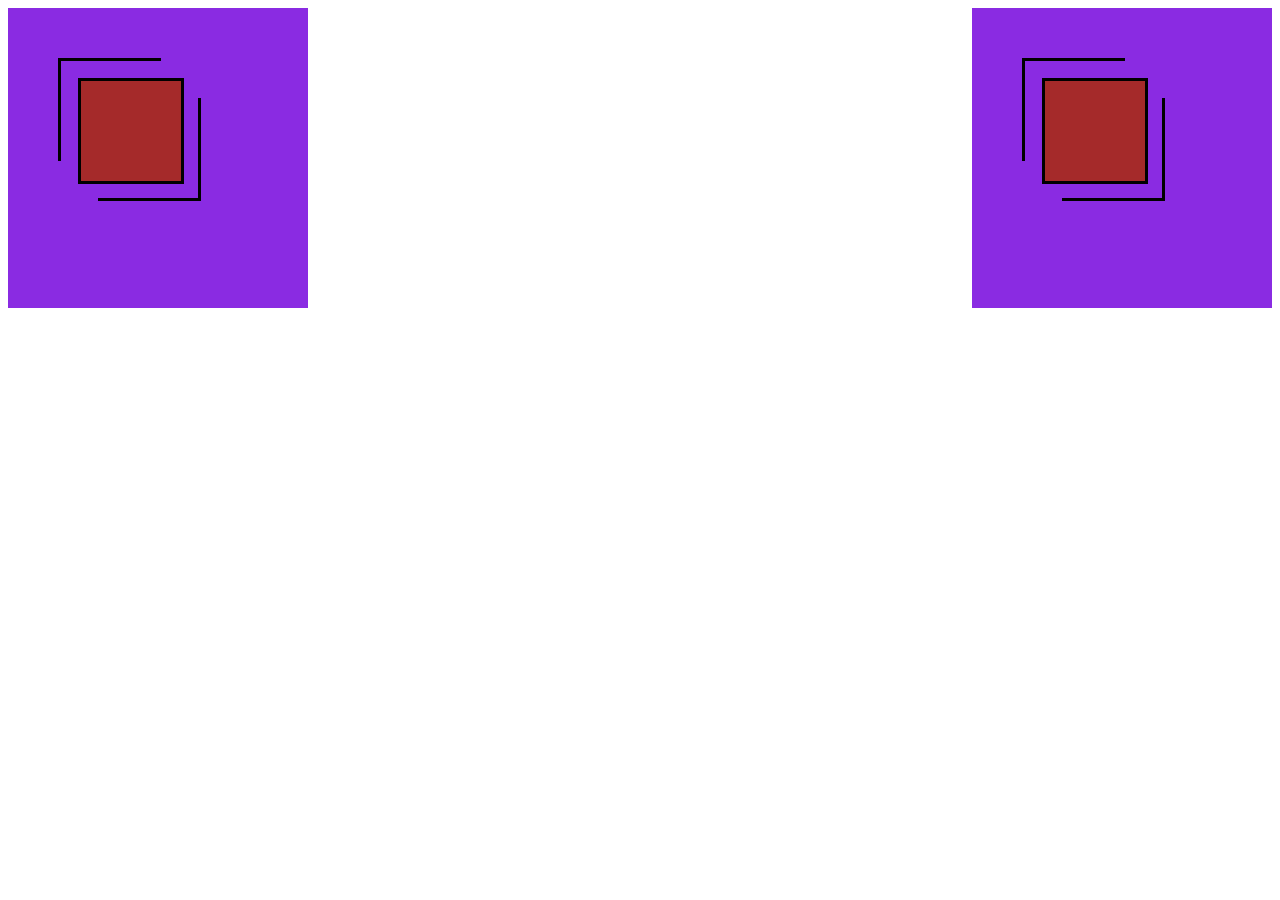
<file: index.html>
<!DOCTYPE html>
<html lang="en">
<head>
    <meta charset="UTF-8">
    <meta http-equiv="X-UA-Compatible" content="IE=edge">
    <meta name="viewport" content="width=device-width, initial-scale=1.0">
    <title>Document</title>
    <link rel="stylesheet" href="./style.css">
</head>
<body>
   <div class="main">
    <div class="block1">
        <div class="box1"></div>
        <div class="box2"></div>
        <div class="box3"></div>
    </div>
    <div class="block2">
        <div class="box1"></div>
        <div class="box2"></div>
        <div class="box3"></div>
    </div>
   </div>
</body>
</html>
</file>
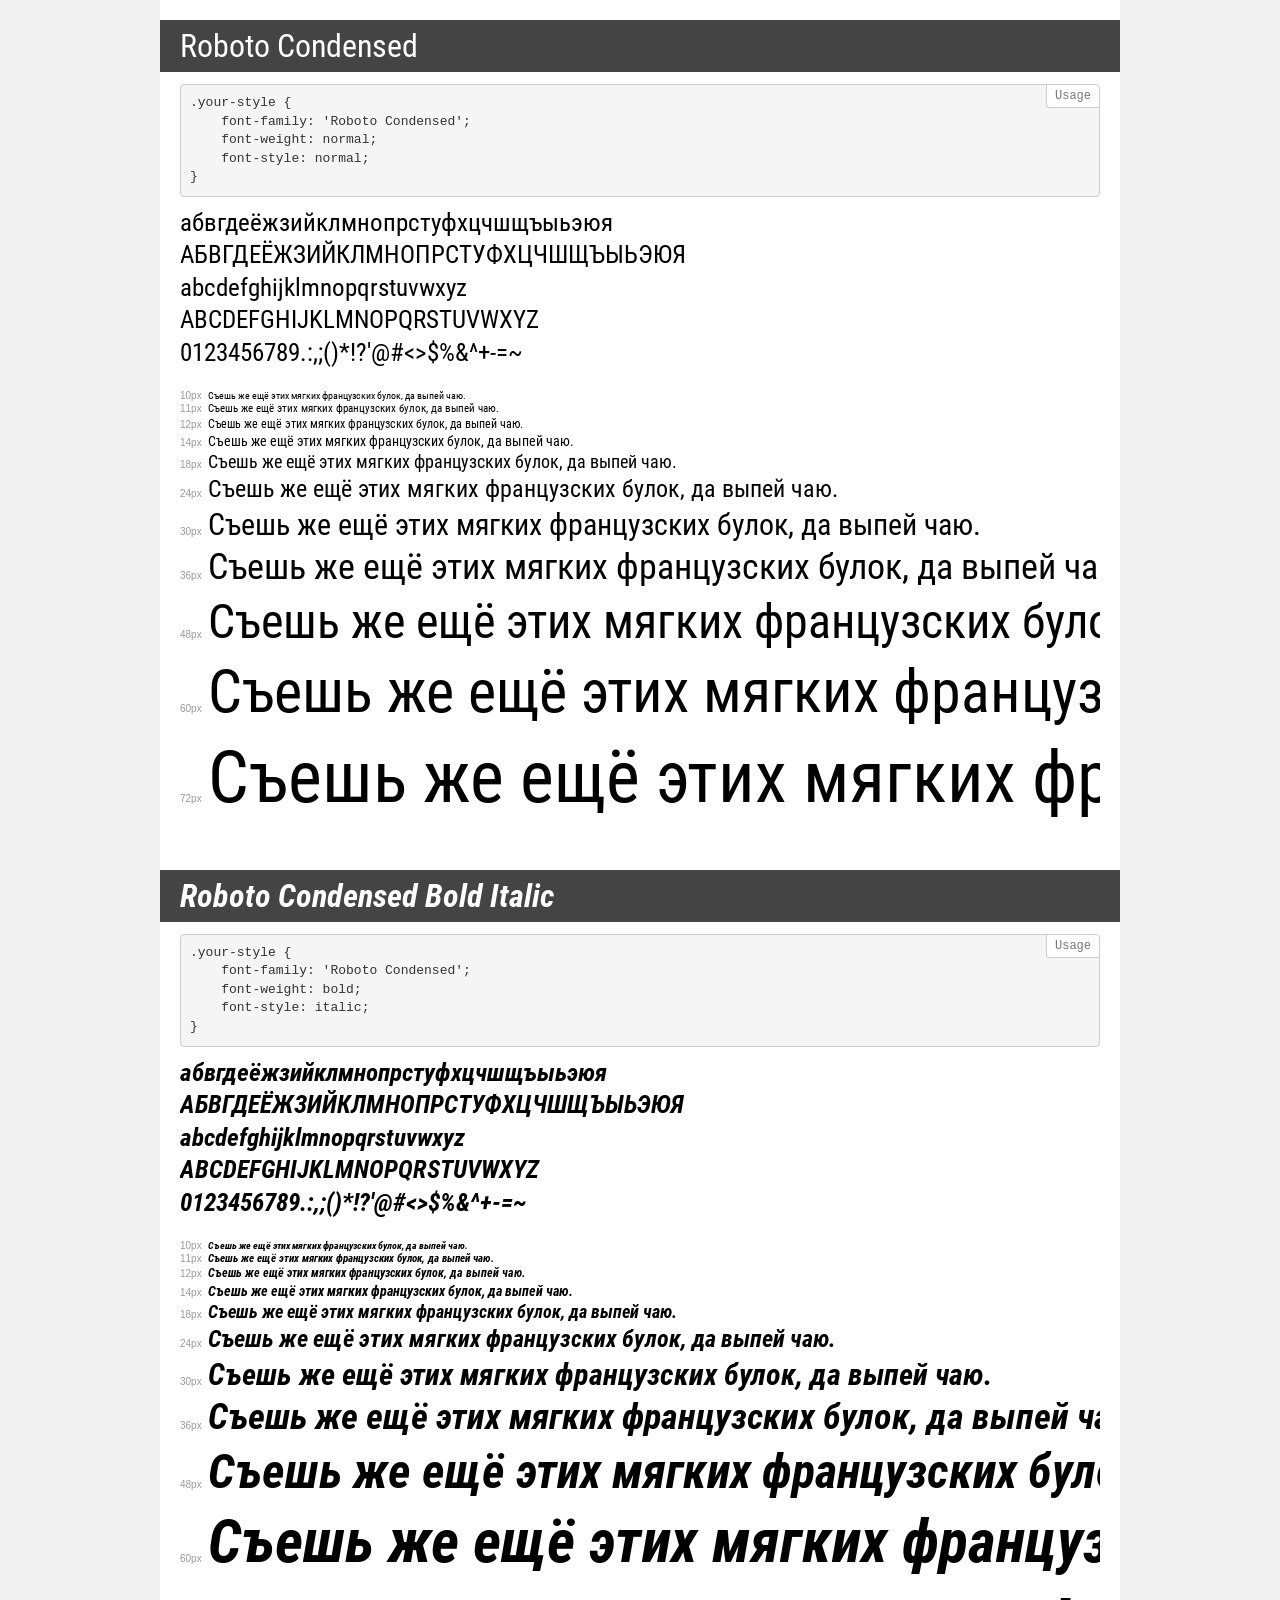
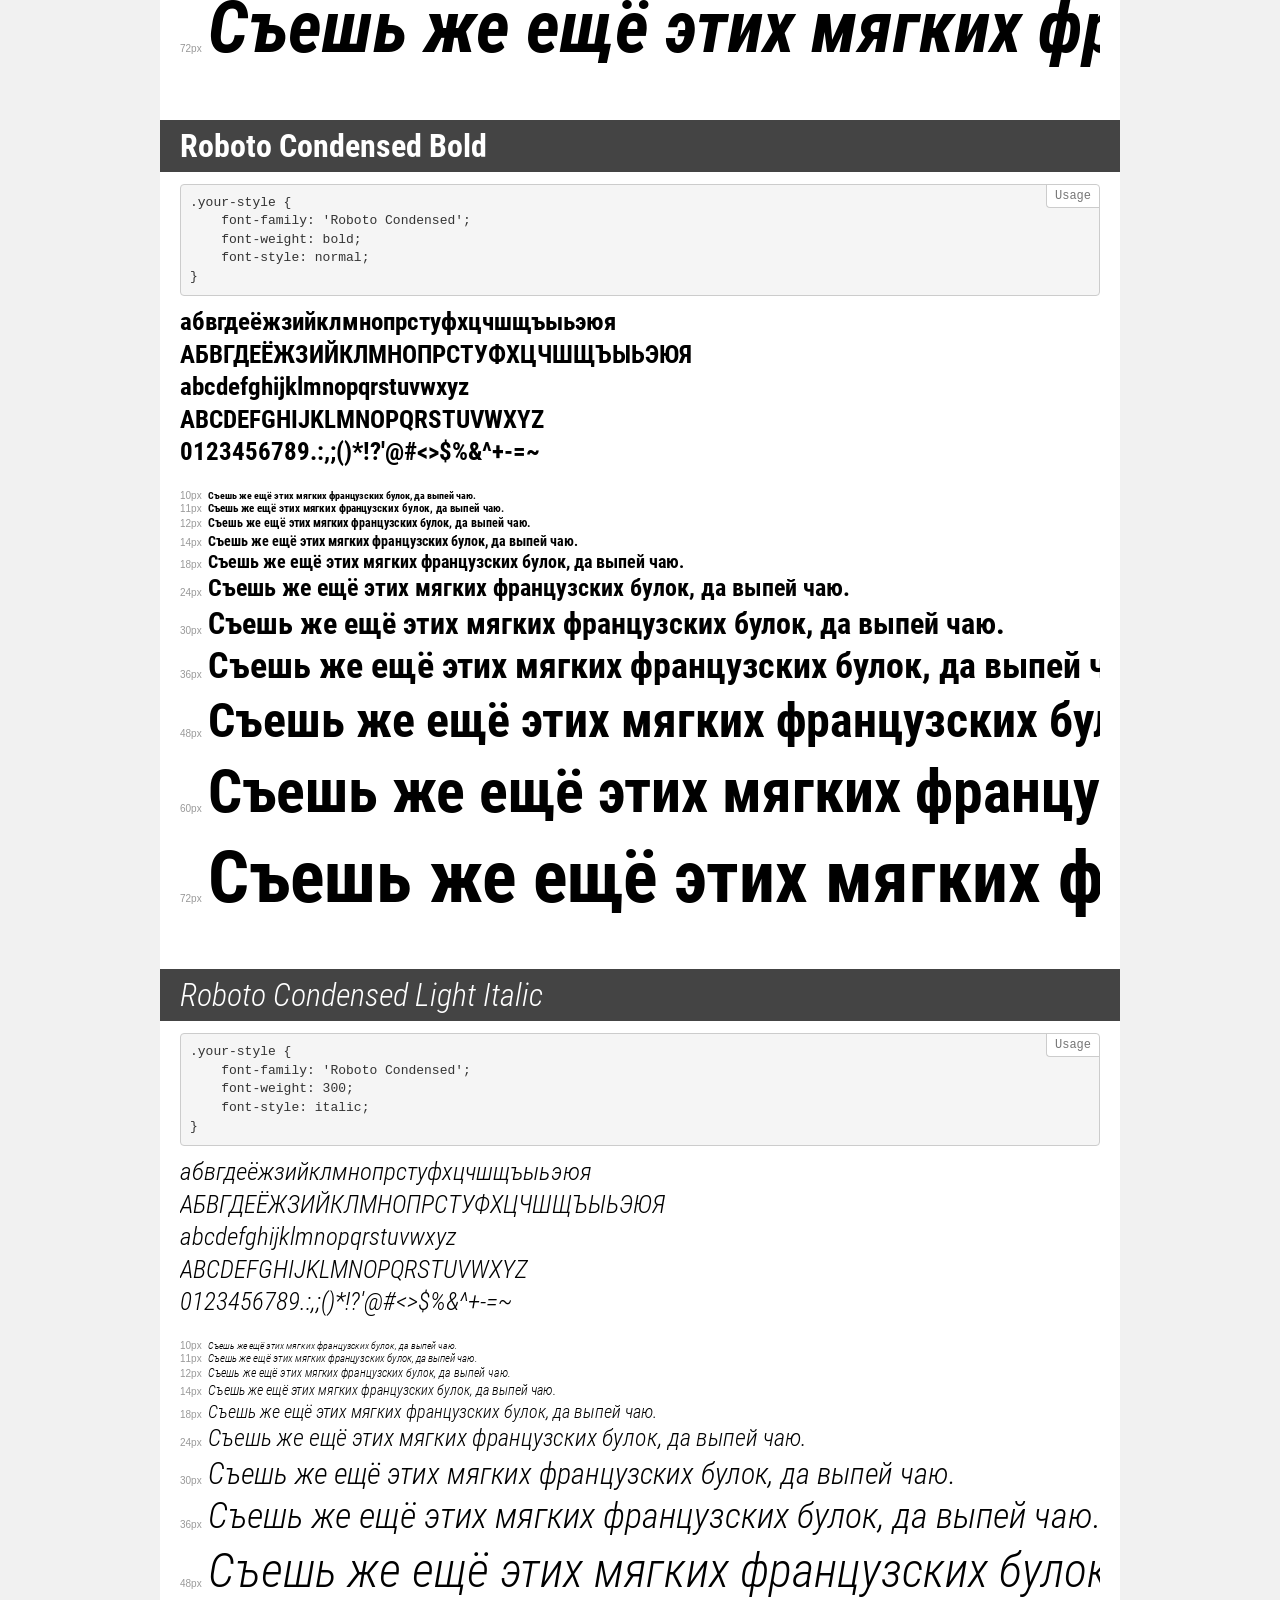
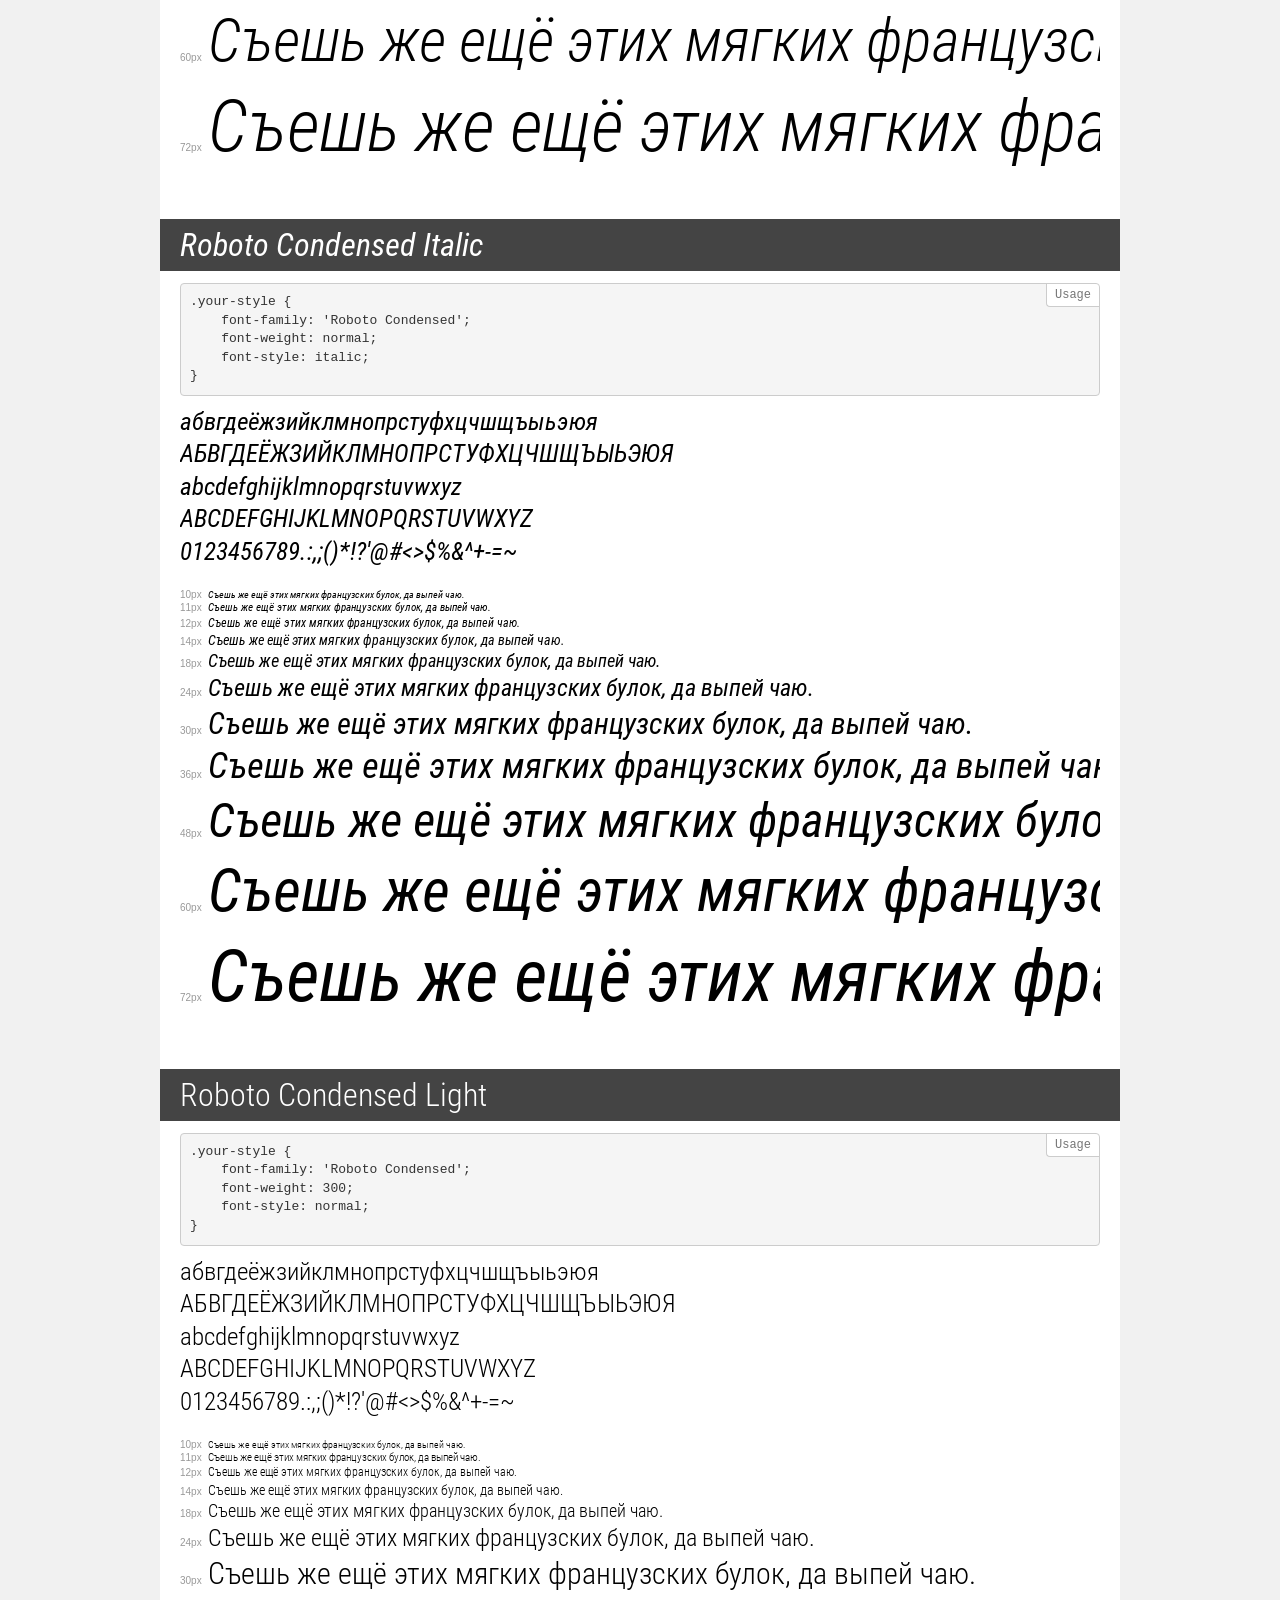
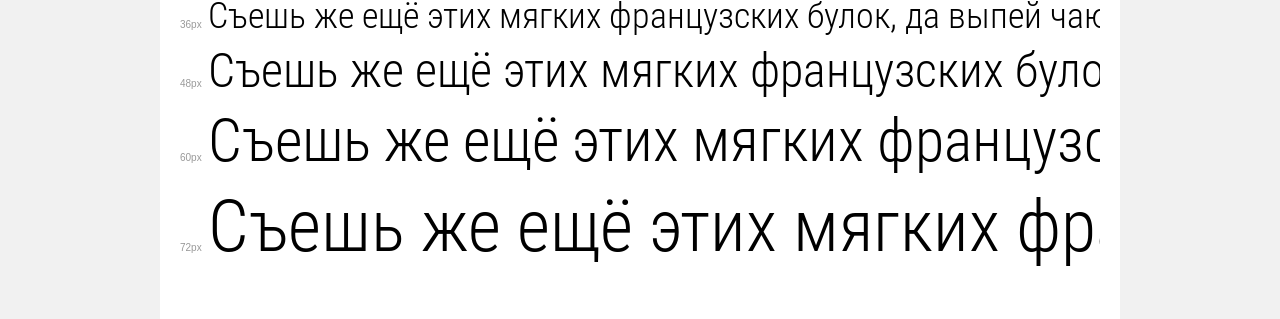
<file: projectAbout/src/font/demo.html>
<!DOCTYPE html>
<html>
<head>
    <meta charset="utf-8">
    <meta http-equiv="X-UA-Compatible" content="IE=edge">
    <meta name="viewport" content="width=device-width, initial-scale=1">
    <meta name="robots" content="noindex, noarchive">
    <title>Transfonter demo</title>
    <link href="stylesheet.css" rel="stylesheet">
    <style>
        /*
        http://meyerweb.com/eric/tools/css/reset/
        v2.0 | 20110126
        License: none (public domain)
        */
        html, body, div, span, applet, object, iframe,
        h1, h2, h3, h4, h5, h6, p, blockquote, pre,
        a, abbr, acronym, address, big, cite, code,
        del, dfn, em, img, ins, kbd, q, s, samp,
        small, strike, strong, sub, sup, tt, var,
        b, u, i, center,
        dl, dt, dd, ol, ul, li,
        fieldset, form, label, legend,
        table, caption, tbody, tfoot, thead, tr, th, td,
        article, aside, canvas, details, embed,
        figure, figcaption, footer, header, hgroup,
        menu, nav, output, ruby, section, summary,
        time, mark, audio, video {
            margin: 0;
            padding: 0;
            border: 0;
            font-size: 100%;
            font: inherit;
            vertical-align: baseline;
        }
        /* HTML5 display-role reset for older browsers */
        article, aside, details, figcaption, figure,
        footer, header, hgroup, menu, nav, section {
            display: block;
        }
        body {
            line-height: 1;
        }
        ol, ul {
            list-style: none;
        }
        blockquote, q {
            quotes: none;
        }
        blockquote:before, blockquote:after,
        q:before, q:after {
            content: '';
            content: none;
        }
        table {
            border-collapse: collapse;
            border-spacing: 0;
        }
        /* common styles */
        body {
            background: #f1f1f1;
            color: #000;
        }
        .page {
            background: #fff;
            width: 920px;
            margin: 0 auto;
            padding: 20px 20px 0 20px;
            overflow: hidden;
        }
        .font-container {
            overflow-x: auto;
            overflow-y: hidden;
            margin-bottom: 40px;
            line-height: 1.3;
            white-space: nowrap;
            padding-bottom: 5px;
        }
        h1 {
            position: relative;
            background: #444;
            font-size: 32px;
            color: #fff;
            padding: 10px 20px;
            margin: 0 -20px 12px -20px;
        }
        .letters {
            font-size: 25px;
            margin-bottom: 20px;
        }
        .s10:before {
            content: '10px';
        }
        .s11:before {
            content: '11px';
        }
        .s12:before {
            content: '12px';
        }
        .s14:before {
            content: '14px';
        }
        .s18:before {
            content: '18px';
        }
        .s24:before {
            content: '24px';
        }
        .s30:before {
            content: '30px';
        }
        .s36:before {
            content: '36px';
        }
        .s48:before {
            content: '48px';
        }
        .s60:before {
            content: '60px';
        }
        .s72:before {
            content: '72px';
        }
        .s10:before, .s11:before, .s12:before, .s14:before,
        .s18:before, .s24:before, .s30:before, .s36:before,
        .s48:before, .s60:before, .s72:before {
            font-family: Arial, sans-serif;
            font-size: 10px;
            font-weight: normal;
            font-style: normal;
            color: #999;
            padding-right: 6px;
        }
        pre {
            display: block;
            position: relative;
            padding: 9px;
            margin: 0 0 10px;
            font-family: Monaco, Menlo, Consolas, "Courier New", monospace !important;
            font-size: 13px;
            line-height: 1.428571429;
            color: #333;
            font-weight: normal !important;
            font-style: normal !important;
            background-color: #f5f5f5;
            border: 1px solid #ccc;
            overflow-x: auto;
            border-radius: 4px;
        }
        pre:after {
            display: block;
            position: absolute;
            right: 0;
            top: 0;
            content: 'Usage';
            line-height: 1;
            padding: 5px 8px;
            font-size: 12px;
            color: #767676;
            background-color: #fff;
            border: 1px solid #ccc;
            border-right: none;
            border-top: none;
            border-radius: 0 4px 0 4px;
            z-index: 10;
        }
        /* responsive */
        @media (max-width: 959px) {
            .page {
                width: auto;
                margin: 0;
            }
        }
    </style>
</head>
<body>
<div class="page">
    <div class="demo" style="font-family: 'Roboto Condensed'; font-weight: normal; font-style: normal;">
        <h1>Roboto Condensed</h1>
        <pre>.your-style {
    font-family: 'Roboto Condensed';
    font-weight: normal;
    font-style: normal;
}</pre>
        <div class="font-container">
            <p class="letters">
                абвгдеёжзийклмнопрстуфхцчшщъыьэюя<br>
АБВГДЕЁЖЗИЙКЛМНОПРСТУФХЦЧШЩЪЫЬЭЮЯ<br>
abcdefghijklmnopqrstuvwxyz<br>
ABCDEFGHIJKLMNOPQRSTUVWXYZ<br>
                0123456789.:,;()*!?'@#<>$%&^+-=~
            </p>
            <p class="s10" style="font-size: 10px;">Съешь же ещё этих мягких французских булок, да выпей чаю.</p>
            <p class="s11" style="font-size: 11px;">Съешь же ещё этих мягких французских булок, да выпей чаю.</p>
            <p class="s12" style="font-size: 12px;">Съешь же ещё этих мягких французских булок, да выпей чаю.</p>
            <p class="s14" style="font-size: 14px;">Съешь же ещё этих мягких французских булок, да выпей чаю.</p>
            <p class="s18" style="font-size: 18px;">Съешь же ещё этих мягких французских булок, да выпей чаю.</p>
            <p class="s24" style="font-size: 24px;">Съешь же ещё этих мягких французских булок, да выпей чаю.</p>
            <p class="s30" style="font-size: 30px;">Съешь же ещё этих мягких французских булок, да выпей чаю.</p>
            <p class="s36" style="font-size: 36px;">Съешь же ещё этих мягких французских булок, да выпей чаю.</p>
            <p class="s48" style="font-size: 48px;">Съешь же ещё этих мягких французских булок, да выпей чаю.</p>
            <p class="s60" style="font-size: 60px;">Съешь же ещё этих мягких французских булок, да выпей чаю.</p>
            <p class="s72" style="font-size: 72px;">Съешь же ещё этих мягких французских булок, да выпей чаю.</p>
        </div>
    </div>
    <div class="demo" style="font-family: 'Roboto Condensed'; font-weight: bold; font-style: italic;">
        <h1>Roboto Condensed Bold Italic</h1>
        <pre>.your-style {
    font-family: 'Roboto Condensed';
    font-weight: bold;
    font-style: italic;
}</pre>
        <div class="font-container">
            <p class="letters">
                абвгдеёжзийклмнопрстуфхцчшщъыьэюя<br>
АБВГДЕЁЖЗИЙКЛМНОПРСТУФХЦЧШЩЪЫЬЭЮЯ<br>
abcdefghijklmnopqrstuvwxyz<br>
ABCDEFGHIJKLMNOPQRSTUVWXYZ<br>
                0123456789.:,;()*!?'@#<>$%&^+-=~
            </p>
            <p class="s10" style="font-size: 10px;">Съешь же ещё этих мягких французских булок, да выпей чаю.</p>
            <p class="s11" style="font-size: 11px;">Съешь же ещё этих мягких французских булок, да выпей чаю.</p>
            <p class="s12" style="font-size: 12px;">Съешь же ещё этих мягких французских булок, да выпей чаю.</p>
            <p class="s14" style="font-size: 14px;">Съешь же ещё этих мягких французских булок, да выпей чаю.</p>
            <p class="s18" style="font-size: 18px;">Съешь же ещё этих мягких французских булок, да выпей чаю.</p>
            <p class="s24" style="font-size: 24px;">Съешь же ещё этих мягких французских булок, да выпей чаю.</p>
            <p class="s30" style="font-size: 30px;">Съешь же ещё этих мягких французских булок, да выпей чаю.</p>
            <p class="s36" style="font-size: 36px;">Съешь же ещё этих мягких французских булок, да выпей чаю.</p>
            <p class="s48" style="font-size: 48px;">Съешь же ещё этих мягких французских булок, да выпей чаю.</p>
            <p class="s60" style="font-size: 60px;">Съешь же ещё этих мягких французских булок, да выпей чаю.</p>
            <p class="s72" style="font-size: 72px;">Съешь же ещё этих мягких французских булок, да выпей чаю.</p>
        </div>
    </div>
    <div class="demo" style="font-family: 'Roboto Condensed'; font-weight: bold; font-style: normal;">
        <h1>Roboto Condensed Bold</h1>
        <pre>.your-style {
    font-family: 'Roboto Condensed';
    font-weight: bold;
    font-style: normal;
}</pre>
        <div class="font-container">
            <p class="letters">
                абвгдеёжзийклмнопрстуфхцчшщъыьэюя<br>
АБВГДЕЁЖЗИЙКЛМНОПРСТУФХЦЧШЩЪЫЬЭЮЯ<br>
abcdefghijklmnopqrstuvwxyz<br>
ABCDEFGHIJKLMNOPQRSTUVWXYZ<br>
                0123456789.:,;()*!?'@#<>$%&^+-=~
            </p>
            <p class="s10" style="font-size: 10px;">Съешь же ещё этих мягких французских булок, да выпей чаю.</p>
            <p class="s11" style="font-size: 11px;">Съешь же ещё этих мягких французских булок, да выпей чаю.</p>
            <p class="s12" style="font-size: 12px;">Съешь же ещё этих мягких французских булок, да выпей чаю.</p>
            <p class="s14" style="font-size: 14px;">Съешь же ещё этих мягких французских булок, да выпей чаю.</p>
            <p class="s18" style="font-size: 18px;">Съешь же ещё этих мягких французских булок, да выпей чаю.</p>
            <p class="s24" style="font-size: 24px;">Съешь же ещё этих мягких французских булок, да выпей чаю.</p>
            <p class="s30" style="font-size: 30px;">Съешь же ещё этих мягких французских булок, да выпей чаю.</p>
            <p class="s36" style="font-size: 36px;">Съешь же ещё этих мягких французских булок, да выпей чаю.</p>
            <p class="s48" style="font-size: 48px;">Съешь же ещё этих мягких французских булок, да выпей чаю.</p>
            <p class="s60" style="font-size: 60px;">Съешь же ещё этих мягких французских булок, да выпей чаю.</p>
            <p class="s72" style="font-size: 72px;">Съешь же ещё этих мягких французских булок, да выпей чаю.</p>
        </div>
    </div>
    <div class="demo" style="font-family: 'Roboto Condensed'; font-weight: 300; font-style: italic;">
        <h1>Roboto Condensed Light Italic</h1>
        <pre>.your-style {
    font-family: 'Roboto Condensed';
    font-weight: 300;
    font-style: italic;
}</pre>
        <div class="font-container">
            <p class="letters">
                абвгдеёжзийклмнопрстуфхцчшщъыьэюя<br>
АБВГДЕЁЖЗИЙКЛМНОПРСТУФХЦЧШЩЪЫЬЭЮЯ<br>
abcdefghijklmnopqrstuvwxyz<br>
ABCDEFGHIJKLMNOPQRSTUVWXYZ<br>
                0123456789.:,;()*!?'@#<>$%&^+-=~
            </p>
            <p class="s10" style="font-size: 10px;">Съешь же ещё этих мягких французских булок, да выпей чаю.</p>
            <p class="s11" style="font-size: 11px;">Съешь же ещё этих мягких французских булок, да выпей чаю.</p>
            <p class="s12" style="font-size: 12px;">Съешь же ещё этих мягких французских булок, да выпей чаю.</p>
            <p class="s14" style="font-size: 14px;">Съешь же ещё этих мягких французских булок, да выпей чаю.</p>
            <p class="s18" style="font-size: 18px;">Съешь же ещё этих мягких французских булок, да выпей чаю.</p>
            <p class="s24" style="font-size: 24px;">Съешь же ещё этих мягких французских булок, да выпей чаю.</p>
            <p class="s30" style="font-size: 30px;">Съешь же ещё этих мягких французских булок, да выпей чаю.</p>
            <p class="s36" style="font-size: 36px;">Съешь же ещё этих мягких французских булок, да выпей чаю.</p>
            <p class="s48" style="font-size: 48px;">Съешь же ещё этих мягких французских булок, да выпей чаю.</p>
            <p class="s60" style="font-size: 60px;">Съешь же ещё этих мягких французских булок, да выпей чаю.</p>
            <p class="s72" style="font-size: 72px;">Съешь же ещё этих мягких французских булок, да выпей чаю.</p>
        </div>
    </div>
    <div class="demo" style="font-family: 'Roboto Condensed'; font-weight: normal; font-style: italic;">
        <h1>Roboto Condensed Italic</h1>
        <pre>.your-style {
    font-family: 'Roboto Condensed';
    font-weight: normal;
    font-style: italic;
}</pre>
        <div class="font-container">
            <p class="letters">
                абвгдеёжзийклмнопрстуфхцчшщъыьэюя<br>
АБВГДЕЁЖЗИЙКЛМНОПРСТУФХЦЧШЩЪЫЬЭЮЯ<br>
abcdefghijklmnopqrstuvwxyz<br>
ABCDEFGHIJKLMNOPQRSTUVWXYZ<br>
                0123456789.:,;()*!?'@#<>$%&^+-=~
            </p>
            <p class="s10" style="font-size: 10px;">Съешь же ещё этих мягких французских булок, да выпей чаю.</p>
            <p class="s11" style="font-size: 11px;">Съешь же ещё этих мягких французских булок, да выпей чаю.</p>
            <p class="s12" style="font-size: 12px;">Съешь же ещё этих мягких французских булок, да выпей чаю.</p>
            <p class="s14" style="font-size: 14px;">Съешь же ещё этих мягких французских булок, да выпей чаю.</p>
            <p class="s18" style="font-size: 18px;">Съешь же ещё этих мягких французских булок, да выпей чаю.</p>
            <p class="s24" style="font-size: 24px;">Съешь же ещё этих мягких французских булок, да выпей чаю.</p>
            <p class="s30" style="font-size: 30px;">Съешь же ещё этих мягких французских булок, да выпей чаю.</p>
            <p class="s36" style="font-size: 36px;">Съешь же ещё этих мягких французских булок, да выпей чаю.</p>
            <p class="s48" style="font-size: 48px;">Съешь же ещё этих мягких французских булок, да выпей чаю.</p>
            <p class="s60" style="font-size: 60px;">Съешь же ещё этих мягких французских булок, да выпей чаю.</p>
            <p class="s72" style="font-size: 72px;">Съешь же ещё этих мягких французских булок, да выпей чаю.</p>
        </div>
    </div>
    <div class="demo" style="font-family: 'Roboto Condensed'; font-weight: 300; font-style: normal;">
        <h1>Roboto Condensed Light</h1>
        <pre>.your-style {
    font-family: 'Roboto Condensed';
    font-weight: 300;
    font-style: normal;
}</pre>
        <div class="font-container">
            <p class="letters">
                абвгдеёжзийклмнопрстуфхцчшщъыьэюя<br>
АБВГДЕЁЖЗИЙКЛМНОПРСТУФХЦЧШЩЪЫЬЭЮЯ<br>
abcdefghijklmnopqrstuvwxyz<br>
ABCDEFGHIJKLMNOPQRSTUVWXYZ<br>
                0123456789.:,;()*!?'@#<>$%&^+-=~
            </p>
            <p class="s10" style="font-size: 10px;">Съешь же ещё этих мягких французских булок, да выпей чаю.</p>
            <p class="s11" style="font-size: 11px;">Съешь же ещё этих мягких французских булок, да выпей чаю.</p>
            <p class="s12" style="font-size: 12px;">Съешь же ещё этих мягких французских булок, да выпей чаю.</p>
            <p class="s14" style="font-size: 14px;">Съешь же ещё этих мягких французских булок, да выпей чаю.</p>
            <p class="s18" style="font-size: 18px;">Съешь же ещё этих мягких французских булок, да выпей чаю.</p>
            <p class="s24" style="font-size: 24px;">Съешь же ещё этих мягких французских булок, да выпей чаю.</p>
            <p class="s30" style="font-size: 30px;">Съешь же ещё этих мягких французских булок, да выпей чаю.</p>
            <p class="s36" style="font-size: 36px;">Съешь же ещё этих мягких французских булок, да выпей чаю.</p>
            <p class="s48" style="font-size: 48px;">Съешь же ещё этих мягких французских булок, да выпей чаю.</p>
            <p class="s60" style="font-size: 60px;">Съешь же ещё этих мягких французских булок, да выпей чаю.</p>
            <p class="s72" style="font-size: 72px;">Съешь же ещё этих мягких французских булок, да выпей чаю.</p>
        </div>
    </div>
</div>
</body>
</html>
</file>
<file: style.css>
.block1{
    height: 300px;
    width: 300px;
    background-color: blueviolet;
    position: relative;
}
.block2{
    height: 300px;
    width: 300px;
    background-color: blueviolet;
    position: relative;
}
.block1 div{ 
    width: 100px;
    height: 100px;
    position: absolute;
}
.block2 div{ 
    width: 100px;
    height: 100px;
    position: absolute;
}
.box1{
   left: 50px;
   top: 50px;
   border-top: 3px solid black;
   border-left: 3px solid black;
}
.box2{
    left: 70px;
    top: 70px;
    z-index: 1;
    border: 3px solid black;
    background-color: brown;
 }
 .box3{
    left: 90px;
    top: 90px;
    border-bottom: 3px solid black;
   border-right: 3px solid black;
 }
 .main{
    display: flex;
    justify-content: space-between;
 }
</file>
<file: projectAbout/src/font/stylesheet.css>
/* This stylesheet generated by Transfonter (https://transfonter.org) on February 25, 2018 4:01 PM */

@font-face {
    font-family: 'Roboto Condensed';
    src: url('RobotoCondensed-Regular.eot');
    src: local('Roboto Condensed'), local('RobotoCondensed-Regular'),
        url('RobotoCondensed-Regular.eot?#iefix') format('embedded-opentype'),
        url('RobotoCondensed-Regular.woff') format('woff'),
        url('RobotoCondensed-Regular.ttf') format('truetype');
    font-weight: normal;
    font-style: normal;
}

@font-face {
    font-family: 'Roboto Condensed';
    src: url('RobotoCondensed-BoldItalic.eot');
    src: local('Roboto Condensed Bold Italic'), local('RobotoCondensed-BoldItalic'),
        url('RobotoCondensed-BoldItalic.eot?#iefix') format('embedded-opentype'),
        url('RobotoCondensed-BoldItalic.woff') format('woff'),
        url('RobotoCondensed-BoldItalic.ttf') format('truetype');
    font-weight: bold;
    font-style: italic;
}

@font-face {
    font-family: 'Roboto Condensed';
    src: url('RobotoCondensed-Bold.eot');
    src: local('Roboto Condensed Bold'), local('RobotoCondensed-Bold'),
        url('RobotoCondensed-Bold.eot?#iefix') format('embedded-opentype'),
        url('RobotoCondensed-Bold.woff') format('woff'),
        url('RobotoCondensed-Bold.ttf') format('truetype');
    font-weight: bold;
    font-style: normal;
}

@font-face {
    font-family: 'Roboto Condensed';
    src: url('RobotoCondensed-LightItalic.eot');
    src: local('Roboto Condensed Light Italic'), local('RobotoCondensed-LightItalic'),
        url('RobotoCondensed-LightItalic.eot?#iefix') format('embedded-opentype'),
        url('RobotoCondensed-LightItalic.woff') format('woff'),
        url('RobotoCondensed-LightItalic.ttf') format('truetype');
    font-weight: 300;
    font-style: italic;
}

@font-face {
    font-family: 'Roboto Condensed';
    src: url('RobotoCondensed-Italic.eot');
    src: local('Roboto Condensed Italic'), local('RobotoCondensed-Italic'),
        url('RobotoCondensed-Italic.eot?#iefix') format('embedded-opentype'),
        url('RobotoCondensed-Italic.woff') format('woff'),
        url('RobotoCondensed-Italic.ttf') format('truetype');
    font-weight: normal;
    font-style: italic;
}

@font-face {
    font-family: 'Roboto Condensed';
    src: url('RobotoCondensed-Light.eot');
    src: local('Roboto Condensed Light'), local('RobotoCondensed-Light'),
        url('RobotoCondensed-Light.eot?#iefix') format('embedded-opentype'),
        url('RobotoCondensed-Light.woff') format('woff'),
        url('RobotoCondensed-Light.ttf') format('truetype');
    font-weight: 300;
    font-style: normal;
}
</file>
